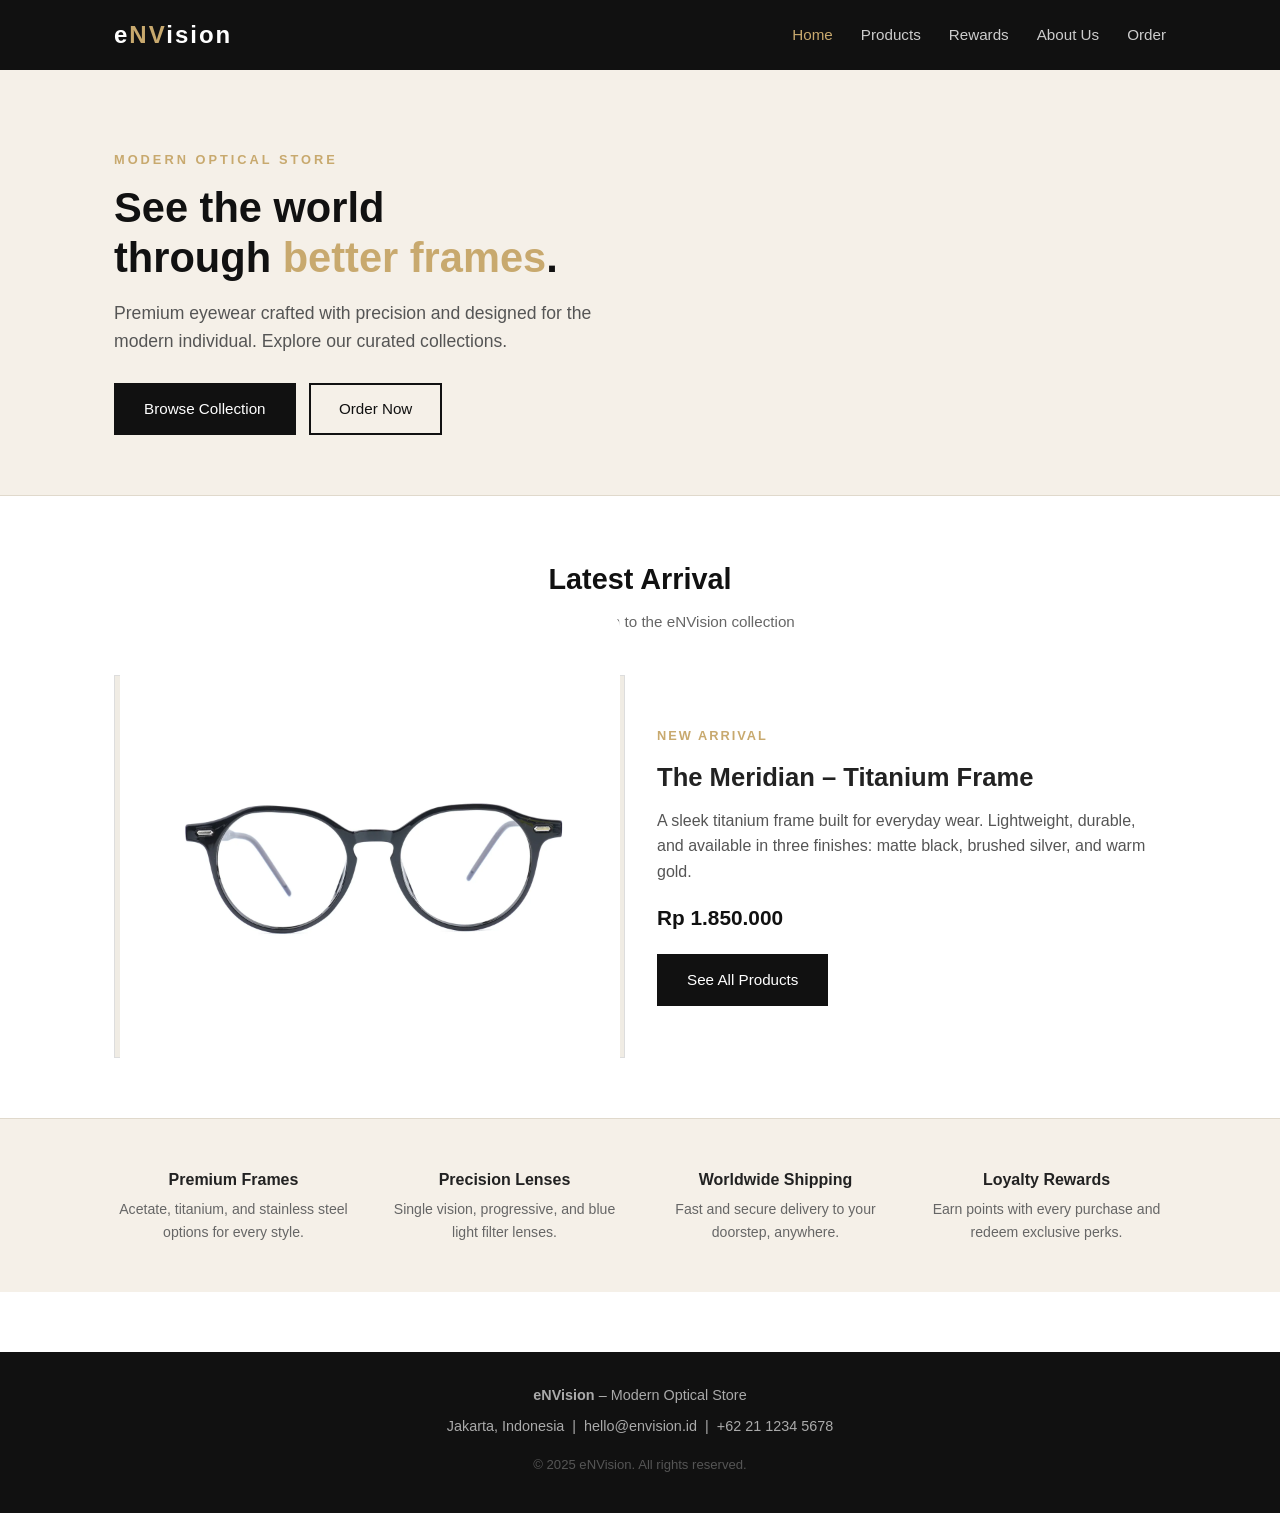
<file: index.html>
<!DOCTYPE html>
<html lang="en">
<head>
  <meta charset="UTF-8">
  <meta name="viewport" content="width=device-width, initial-scale=1.0">
  <title>eNVision – Modern Optical Store</title>
  <link rel="stylesheet" href="css/style.css">
</head>
<body>

  <header>
    <div class="container">
      <div class="logo">e<span>NV</span>ision</div>
      <button class="nav-toggle" aria-label="Toggle navigation">&#9776;</button>
      <nav>
        <ul>
          <li><a href="index.html" class="active">Home</a></li>
          <li><a href="product.html">Products</a></li>
          <li><a href="rewards.html">Rewards</a></li>
          <li><a href="about.html">About Us</a></li>
          <li><a href="order.html">Order</a></li>
        </ul>
      </nav>
    </div>
  </header>

  <main>

    <section class="hero">
      <div class="container">
        <p style="font-size:0.8rem; text-transform:uppercase; letter-spacing:3px; color:#c8a96e; margin-bottom:12px; font-weight:600;">Modern Optical Store</p>
        <h1>See the world<br>through <span>better frames</span>.</h1>
        <p>Premium eyewear crafted with precision and designed for the modern individual. Explore our curated collections.</p>
        <a href="product.html" class="btn">Browse Collection</a>
        &nbsp;
        <a href="order.html" class="btn btn-outline">Order Now</a>
      </div>
    </section>

    <section class="featured">
      <div class="container">
        <div class="section-title">
          <h2>Latest Arrival</h2>
          <p>Our newest addition to the eNVision collection</p>
        </div>
        <div class="featured-grid">
          <div class="featured-img">
            <img src="assets/imagesatu.jpg" alt="The Meridian Titanium Frame" style="width: 130%; max-width: 500px; height: auto; border-radius: 10px;">
          </div>
          <div class="featured-info">
            <div class="tag">New Arrival</div>
            <h3>The Meridian – Titanium Frame</h3>
            <p>A sleek titanium frame built for everyday wear. Lightweight, durable, and available in three finishes: matte black, brushed silver, and warm gold.</p>
            <div class="price">Rp 1.850.000</div>
            <a href="product.html" class="btn">See All Products</a>
          </div>
        </div>
      </div>
    </section>

    <section style="background:#f5f0e8; padding:48px 0; border-top:1px solid #e0d9cc;">
      <div class="container">
        <div style="display:flex; gap:32px; text-align:center; justify-content:center; flex-wrap:wrap;">
          <div style="flex:1; min-width:180px;">
            <h4 style="margin-bottom:6px;">Premium Frames</h4>
            <p style="font-size:0.88rem; color:#666;">Acetate, titanium, and stainless steel options for every style.</p>
          </div>
          <div style="flex:1; min-width:180px;">
            <h4 style="margin-bottom:6px;">Precision Lenses</h4>
            <p style="font-size:0.88rem; color:#666;">Single vision, progressive, and blue light filter lenses.</p>
          </div>
          <div style="flex:1; min-width:180px;">
            <h4 style="margin-bottom:6px;">Worldwide Shipping</h4>
            <p style="font-size:0.88rem; color:#666;">Fast and secure delivery to your doorstep, anywhere.</p>
          </div>
          <div style="flex:1; min-width:180px;">
            <h4 style="margin-bottom:6px;">Loyalty Rewards</h4>
            <p style="font-size:0.88rem; color:#666;">Earn points with every purchase and redeem exclusive perks.</p>
          </div>
        </div>
      </div>
    </section>

  </main>

  <footer>
    <div class="container">
      <p><strong>eNVision</strong> – Modern Optical Store</p>
      <p style="margin-top:8px;">Jakarta, Indonesia &nbsp;|&nbsp; hello@envision.id &nbsp;|&nbsp; +62 21 1234 5678</p>
      <p style="margin-top:16px; color:#555; font-size:0.82rem;">&copy; 2025 eNVision. All rights reserved.</p>
    </div>
  </footer>

  <script src="js/nav.js"></script>
</body>
</html>
</file>
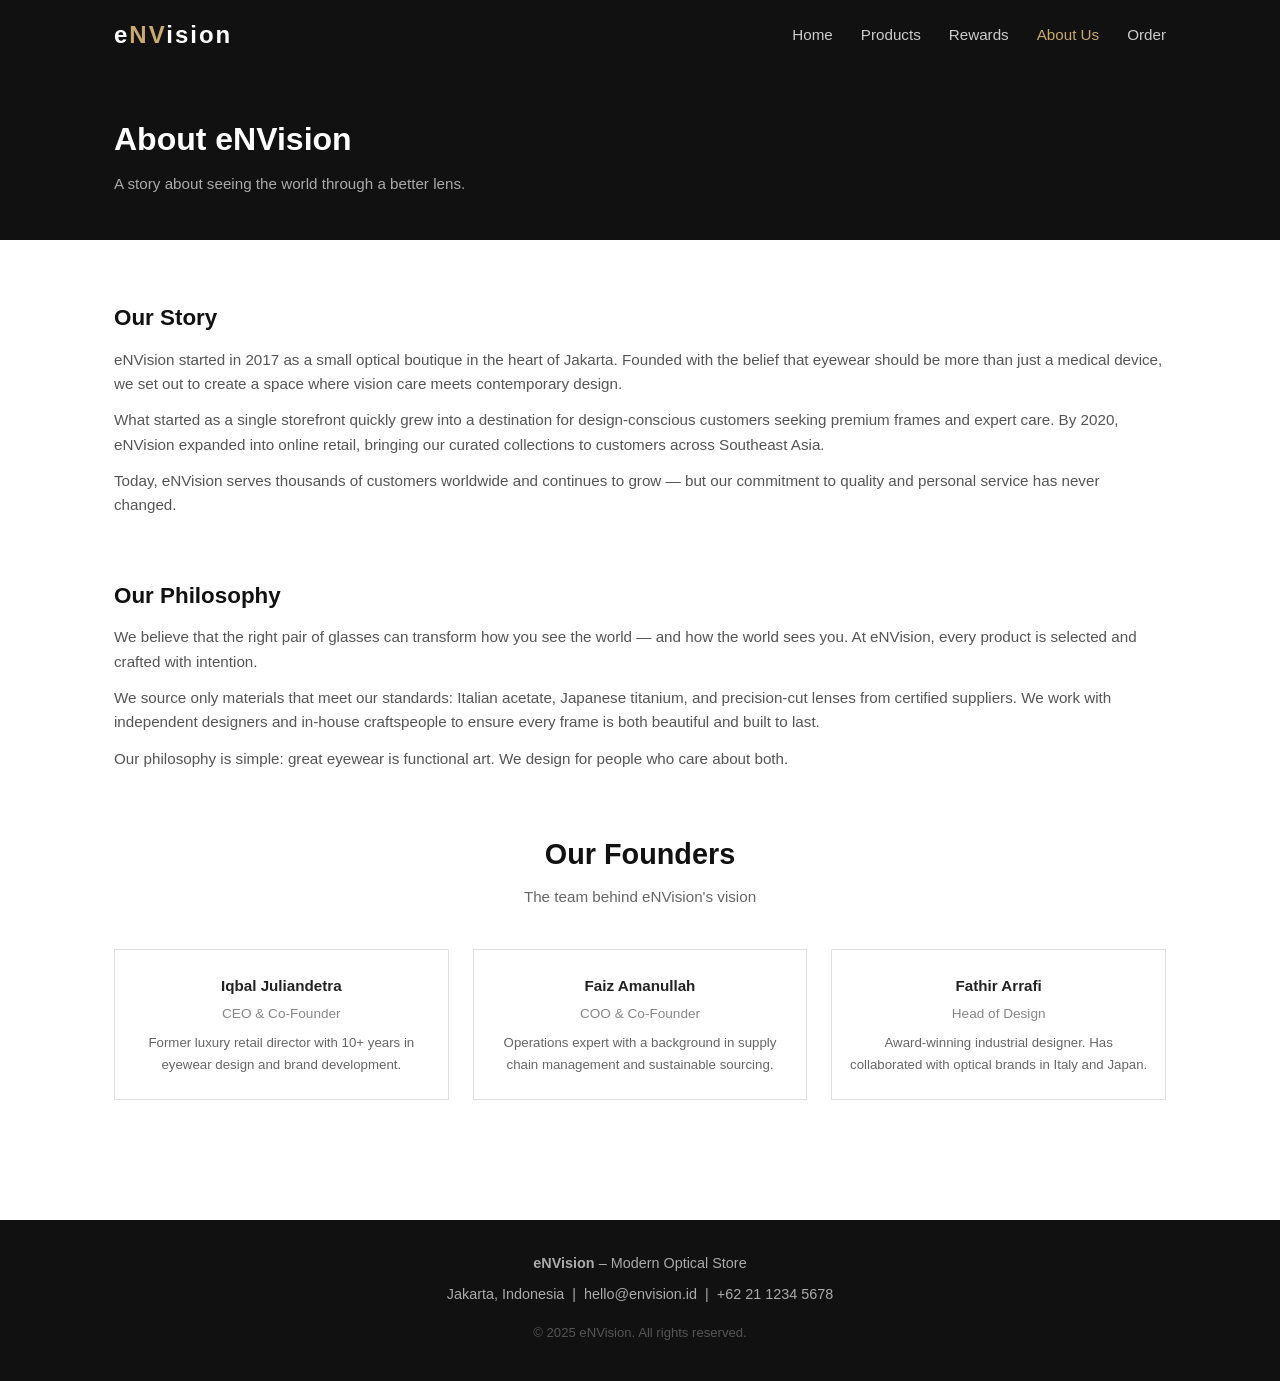
<file: about.html>
<!DOCTYPE html>
<html lang="en">
<head>
  <meta charset="UTF-8">
  <meta name="viewport" content="width=device-width, initial-scale=1.0">
  <title>About Us – eNVision</title>
  <link rel="stylesheet" href="css/style.css">
</head>
<body>

  <header>
    <div class="container">
      <div class="logo">e<span>NV</span>ision</div>
      <button class="nav-toggle" aria-label="Toggle navigation">&#9776;</button>
      <nav>
        <ul>
          <li><a href="index.html">Home</a></li>
          <li><a href="product.html">Products</a></li>
          <li><a href="rewards.html">Rewards</a></li>
          <li><a href="about.html" class="active">About Us</a></li>
          <li><a href="order.html">Order</a></li>
        </ul>
      </nav>
    </div>
  </header>

  <main>

    <div class="page-banner">
      <div class="container">
        <h1>About eNVision</h1>
        <p>A story about seeing the world through a better lens.</p>
      </div>
    </div>

    <section class="about">
      <div class="container">

        <div class="about-block">
          <div class="about-text">
            <h3>Our Story</h3>
            <p>eNVision started in 2017 as a small optical boutique in the heart of Jakarta. Founded with the belief that eyewear should be more than just a medical device, we set out to create a space where vision care meets contemporary design.</p>
            <p>What started as a single storefront quickly grew into a destination for design-conscious customers seeking premium frames and expert care. By 2020, eNVision expanded into online retail, bringing our curated collections to customers across Southeast Asia.</p>
            <p>Today, eNVision serves thousands of customers worldwide and continues to grow — but our commitment to quality and personal service has never changed.</p>
          </div>
        </div>

        <div class="about-block reverse">
          <div class="about-text">
            <h3>Our Philosophy</h3>
            <p>We believe that the right pair of glasses can transform how you see the world — and how the world sees you. At eNVision, every product is selected and crafted with intention.</p>
            <p>We source only materials that meet our standards: Italian acetate, Japanese titanium, and precision-cut lenses from certified suppliers. We work with independent designers and in-house craftspeople to ensure every frame is both beautiful and built to last.</p>
            <p>Our philosophy is simple: great eyewear is functional art. We design for people who care about both.</p>
          </div>
        </div>

        <div class="section-title" style="margin-top:48px;">
          <h2>Our Founders</h2>
          <p>The team behind eNVision's vision</p>
        </div>

        <div class="founders-grid">
          <div class="founder-card">
            <h4>Iqbal Juliandetra</h4>
            <p>CEO & Co-Founder</p>
            <p style="margin-top:8px; font-size:0.83rem; color:#666;">Former luxury retail director with 10+ years in eyewear design and brand development.</p>
          </div>
          <div class="founder-card">
            <h4>Faiz Amanullah</h4>
            <p>COO & Co-Founder</p>
            <p style="margin-top:8px; font-size:0.83rem; color:#666;">Operations expert with a background in supply chain management and sustainable sourcing.</p>
          </div>
          <div class="founder-card">
            <h4>Fathir Arrafi</h4>
            <p>Head of Design</p>
            <p style="margin-top:8px; font-size:0.83rem; color:#666;">Award-winning industrial designer. Has collaborated with optical brands in Italy and Japan.</p>
          </div>
        </div>

      </div>
    </section>

  </main>

  <footer>
    <div class="container">
      <p><strong>eNVision</strong> – Modern Optical Store</p>
      <p style="margin-top:8px;">Jakarta, Indonesia &nbsp;|&nbsp; hello@envision.id &nbsp;|&nbsp; +62 21 1234 5678</p>
      <p style="margin-top:16px; color:#555; font-size:0.82rem;">&copy; 2025 eNVision. All rights reserved.</p>
    </div>
  </footer>

  <script src="js/nav.js"></script>
</body>
</html>
</file>
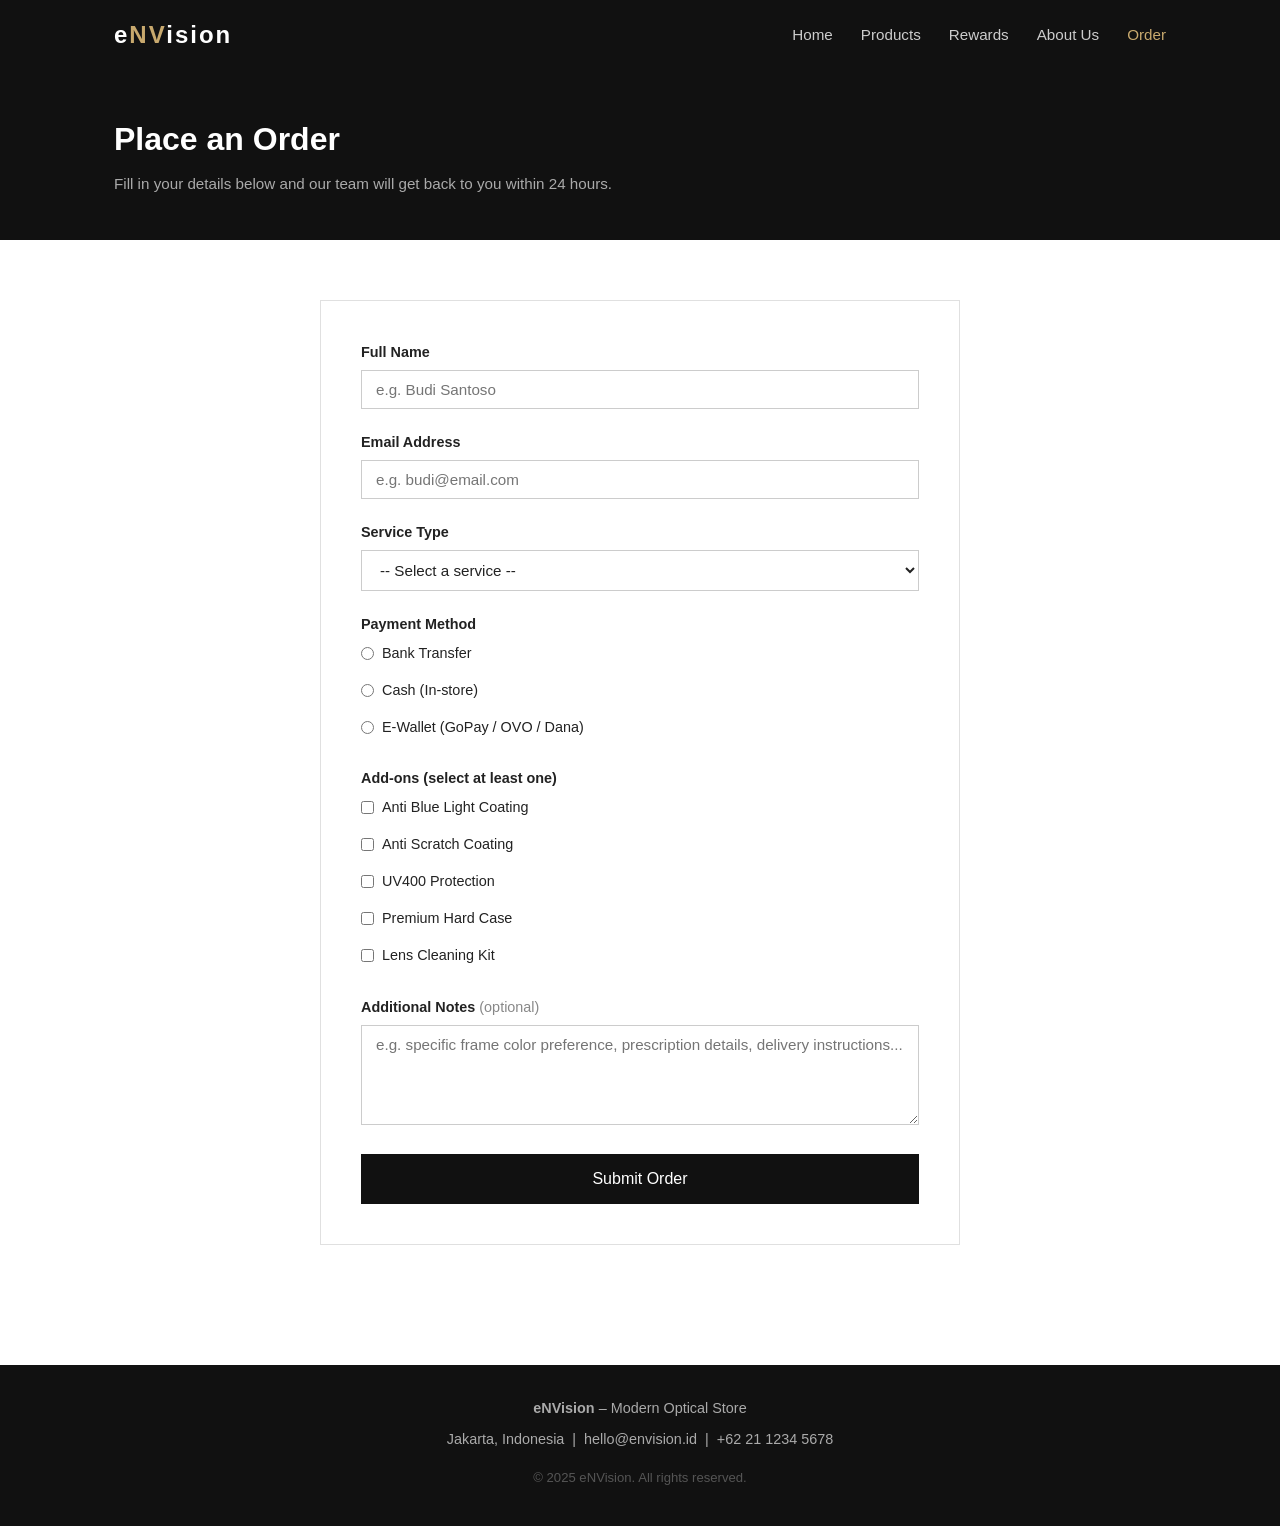
<file: order.html>
<!DOCTYPE html>
<html lang="en">
<head>
  <meta charset="UTF-8">
  <meta name="viewport" content="width=device-width, initial-scale=1.0">
  <title>Order – eNVision</title>
  <link rel="stylesheet" href="css/style.css">
</head>
<body>

  <header>
    <div class="container">
      <div class="logo">e<span>NV</span>ision</div>
      <button class="nav-toggle" aria-label="Toggle navigation">&#9776;</button>
      <nav>
        <ul>
          <li><a href="index.html">Home</a></li>
          <li><a href="product.html">Products</a></li>
          <li><a href="rewards.html">Rewards</a></li>
          <li><a href="about.html">About Us</a></li>
          <li><a href="order.html" class="active">Order</a></li>
        </ul>
      </nav>
    </div>
  </header>

  <main>

    <div class="page-banner">
      <div class="container">
        <h1>Place an Order</h1>
        <p>Fill in your details below and our team will get back to you within 24 hours.</p>
      </div>
    </div>

    <section class="order">
      <div class="container">
        <div class="order-form-wrap">

          <form id="order-form" novalidate>

            <div class="form-group">
              <label for="name">Full Name</label>
              <input type="text" id="name" name="name" placeholder="e.g. Budi Santoso">
              <div class="error-msg"></div>
            </div>

            <div class="form-group">
              <label for="email">Email Address</label>
              <input type="email" id="email" name="email" placeholder="e.g. budi@email.com">
              <div class="error-msg"></div>
            </div>

            <div class="form-group">
              <label for="service">Service Type</label>
              <select id="service" name="service">
                <option value="">-- Select a service --</option>
                <option value="frames_only">Frames Only</option>
                <option value="frames_lenses">Frames + Lenses</option>
                <option value="lenses_only">Lenses Only (Replacement)</option>
                <option value="sunglasses">Prescription Sunglasses</option>
                <option value="consultation">Free Consultation</option>
              </select>
              <div class="error-msg"></div>
            </div>

            <div class="form-group" id="payment-group">
              <label>Payment Method</label>
              <div class="radio-group">
                <label>
                  <input type="radio" name="payment" value="transfer">
                  Bank Transfer
                </label>
                <label>
                  <input type="radio" name="payment" value="cash">
                  Cash (In-store)
                </label>
                <label>
                  <input type="radio" name="payment" value="ewallet">
                  E-Wallet (GoPay / OVO / Dana)
                </label>
              </div>
              <div class="error-msg"></div>
            </div>

            <div class="form-group" id="addon-group">
              <label>Add-ons (select at least one)</label>
              <div class="checkbox-group">
                <label>
                  <input type="checkbox" name="addon" value="anti_blue">
                  Anti Blue Light Coating
                </label>
                <label>
                  <input type="checkbox" name="addon" value="anti_scratch">
                  Anti Scratch Coating
                </label>
                <label>
                  <input type="checkbox" name="addon" value="uv400">
                  UV400 Protection
                </label>
                <label>
                  <input type="checkbox" name="addon" value="case">
                  Premium Hard Case
                </label>
                <label>
                  <input type="checkbox" name="addon" value="cleaning_kit">
                  Lens Cleaning Kit
                </label>
              </div>
              <div class="error-msg"></div>
            </div>

            <div class="form-group">
              <label for="notes">Additional Notes <span style="font-weight:normal; color:#888;">(optional)</span></label>
              <textarea id="notes" name="notes" placeholder="e.g. specific frame color preference, prescription details, delivery instructions..."></textarea>
            </div>

            <div class="form-submit">
              <button type="submit" class="btn">Submit Order</button>
            </div>

          </form>

          <div class="success-msg" id="success-msg">
            ✅ Your order has been submitted! Our team will contact you at the email address provided within 24 hours.
          </div>

        </div>
      </div>
    </section>

  </main>

  <footer>
    <div class="container">
      <p><strong>eNVision</strong> – Modern Optical Store</p>
      <p style="margin-top:8px;">Jakarta, Indonesia &nbsp;|&nbsp; hello@envision.id &nbsp;|&nbsp; +62 21 1234 5678</p>
      <p style="margin-top:16px; color:#555; font-size:0.82rem;">&copy; 2025 eNVision. All rights reserved.</p>
    </div>
  </footer>

  <script src="js/nav.js"></script>
  <script src="js/order.js"></script>
</body>
</html>
</file>
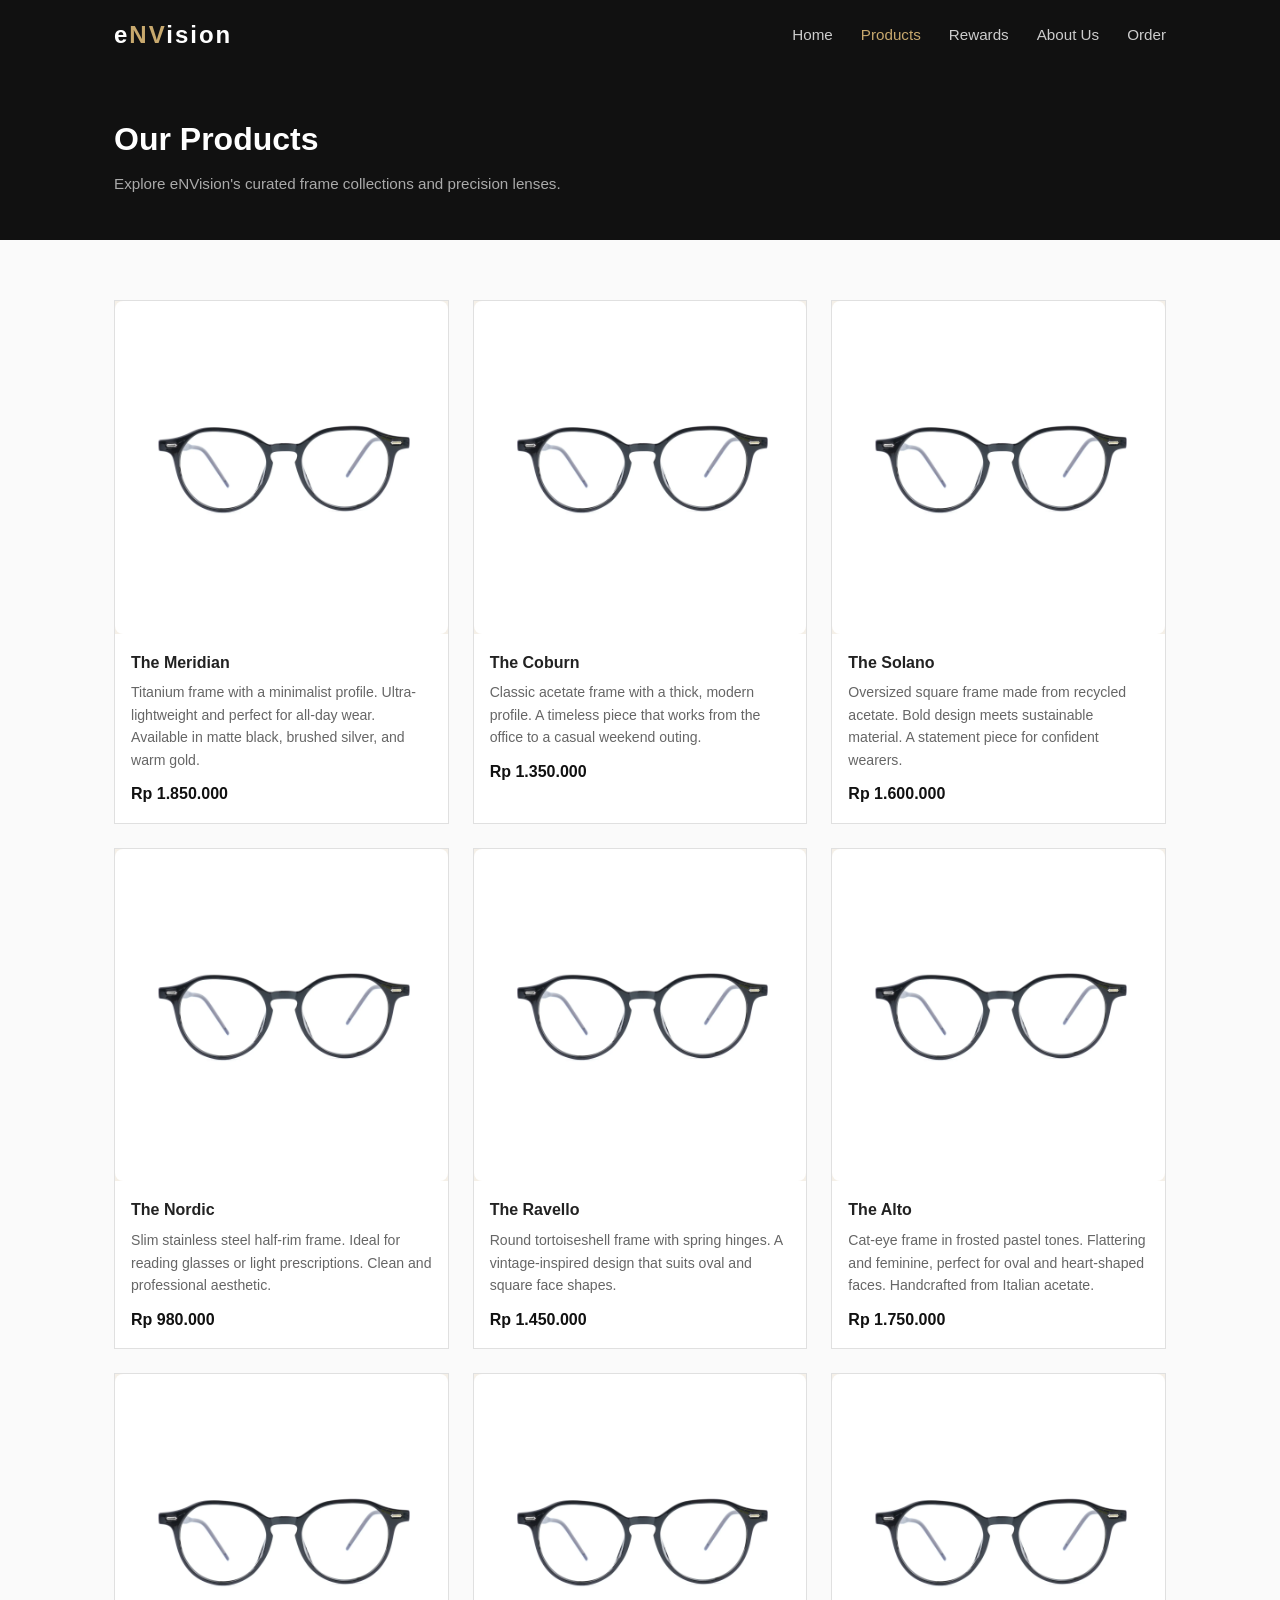
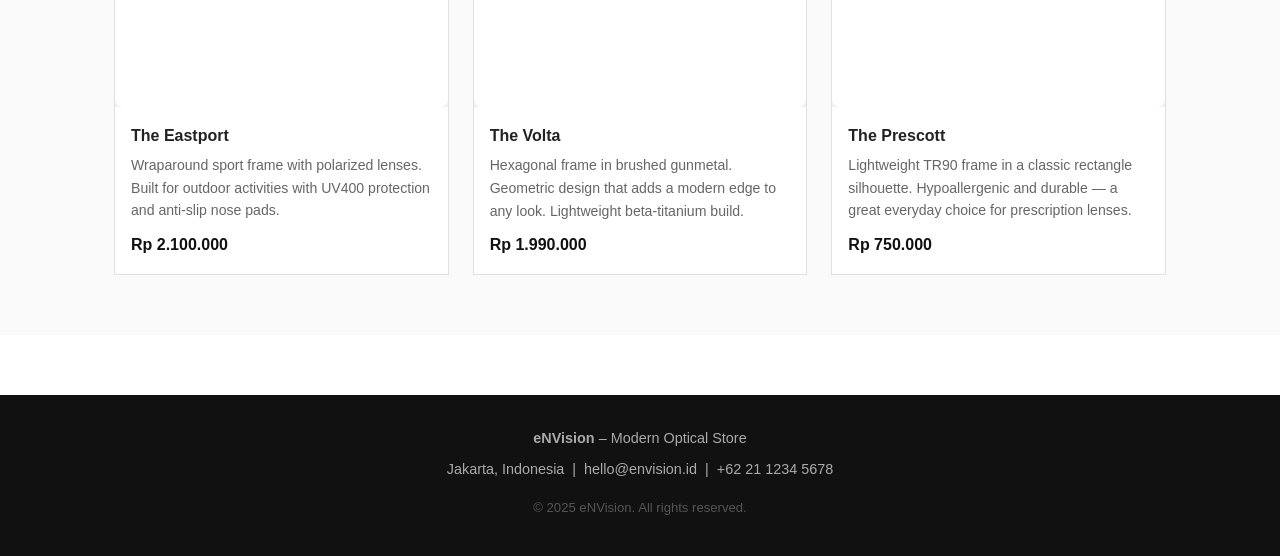
<file: product.html>
<!DOCTYPE html>
<html lang="en">
<head>
  <meta charset="UTF-8">
  <meta name="viewport" content="width=device-width, initial-scale=1.0">
  <title>Products – eNVision</title>
  <link rel="stylesheet" href="css/style.css">
</head>
<body>

  <header>
    <div class="container">
      <div class="logo">e<span>NV</span>ision</div>
      <button class="nav-toggle" aria-label="Toggle navigation">&#9776;</button>
      <nav>
        <ul>
          <li><a href="index.html">Home</a></li>
          <li><a href="product.html" class="active">Products</a></li>
          <li><a href="rewards.html">Rewards</a></li>
          <li><a href="about.html">About Us</a></li>
          <li><a href="order.html">Order</a></li>
        </ul>
      </nav>
    </div>
  </header>

  <main>

    <div class="page-banner">
      <div class="container">
        <h1>Our Products</h1>
        <p>Explore eNVision's curated frame collections and precision lenses.</p>
      </div>
    </div>

    <section class="products">
      <div class="container">
        <div class="product-grid">

          <div class="product-card">
            <div class="card-img">
              <img src="assets/imagesatu.jpg" alt="The Meridian Titanium Frame" style="width: 100%; height: auto; border-radius: 8px;">
            </div>
            <div class="card-body">
              <h3>The Meridian</h3>
              <p>Titanium frame with a minimalist profile. Ultra-lightweight and perfect for all-day wear. Available in matte black, brushed silver, and warm gold.</p>
              <div class="card-price">Rp 1.850.000</div>
            </div>
          </div>

          <div class="product-card">
            <div class="card-img">
              <img src="assets/imagesatu.jpg" alt="The Coburn Acetate Frame" style="width: 100%; height: auto; border-radius: 8px;">
            </div>
            <div class="card-body">
              <h3>The Coburn</h3>
              <p>Classic acetate frame with a thick, modern profile. A timeless piece that works from the office to a casual weekend outing.</p>
              <div class="card-price">Rp 1.350.000</div>
            </div>
          </div>

          <div class="product-card">
            <div class="card-img">
               <img src="assets/imagesatu.jpg" alt="The Coburn Acetate Frame" style="width: 100%; height: auto; border-radius: 8px;">
            </div>
            <div class="card-body">
              <h3>The Solano</h3>
              <p>Oversized square frame made from recycled acetate. Bold design meets sustainable material. A statement piece for confident wearers.</p>
              <div class="card-price">Rp 1.600.000</div>
            </div>
          </div>

          <div class="product-card">
            <div class="card-img">
               <img src="assets/imagesatu.jpg" alt="The Coburn Acetate Frame" style="width: 100%; height: auto; border-radius: 8px;">
            </div>
            <div class="card-body">
              <h3>The Nordic</h3>
              <p>Slim stainless steel half-rim frame. Ideal for reading glasses or light prescriptions. Clean and professional aesthetic.</p>
              <div class="card-price">Rp 980.000</div>
            </div>
          </div>

          <div class="product-card">
            <div class="card-img">
               <img src="assets/imagesatu.jpg" alt="The Coburn Acetate Frame" style="width: 100%; height: auto; border-radius: 8px;">
            </div>
            <div class="card-body">
              <h3>The Ravello</h3>
              <p>Round tortoiseshell frame with spring hinges. A vintage-inspired design that suits oval and square face shapes.</p>
              <div class="card-price">Rp 1.450.000</div>
            </div>
          </div>

          <div class="product-card">
            <div class="card-img">
               <img src="assets/imagesatu.jpg" alt="The Coburn Acetate Frame" style="width: 100%; height: auto; border-radius: 8px;">
            </div>
            <div class="card-body">
              <h3>The Alto</h3>
              <p>Cat-eye frame in frosted pastel tones. Flattering and feminine, perfect for oval and heart-shaped faces. Handcrafted from Italian acetate.</p>
              <div class="card-price">Rp 1.750.000</div>
            </div>
          </div>

          <div class="product-card">
            <div class="card-img">
               <img src="assets/imagesatu.jpg" alt="The Coburn Acetate Frame" style="width: 100%; height: auto; border-radius: 8px;">
            </div>
            <div class="card-body">
              <h3>The Eastport</h3>
              <p>Wraparound sport frame with polarized lenses. Built for outdoor activities with UV400 protection and anti-slip nose pads.</p>
              <div class="card-price">Rp 2.100.000</div>
            </div>
          </div>

          <div class="product-card">
            <div class="card-img">
               <img src="assets/imagesatu.jpg" alt="The Coburn Acetate Frame" style="width: 100%; height: auto; border-radius: 8px;">
            </div>
            <div class="card-body">
              <h3>The Volta</h3>
              <p>Hexagonal frame in brushed gunmetal. Geometric design that adds a modern edge to any look. Lightweight beta-titanium build.</p>
              <div class="card-price">Rp 1.990.000</div>
            </div>
          </div>

          <div class="product-card">
            <div class="card-img">
               <img src="assets/imagesatu.jpg" alt="The Coburn Acetate Frame" style="width: 100%; height: auto; border-radius: 8px;">
            </div>
            <div class="card-body">
              <h3>The Prescott</h3>
              <p>Lightweight TR90 frame in a classic rectangle silhouette. Hypoallergenic and durable — a great everyday choice for prescription lenses.</p>
              <div class="card-price">Rp 750.000</div>
            </div>
          </div>

        </div>
      </div>
    </section>

  </main>

  <footer>
    <div class="container">
      <p><strong>eNVision</strong> – Modern Optical Store</p>
      <p style="margin-top:8px;">Jakarta, Indonesia &nbsp;|&nbsp; hello@envision.id &nbsp;|&nbsp; +62 21 1234 5678</p>
      <p style="margin-top:16px; color:#555; font-size:0.82rem;">&copy; 2025 eNVision. All rights reserved.</p>
    </div>
  </footer>

  <script src="js/nav.js"></script>
</body>
</html>
</file>
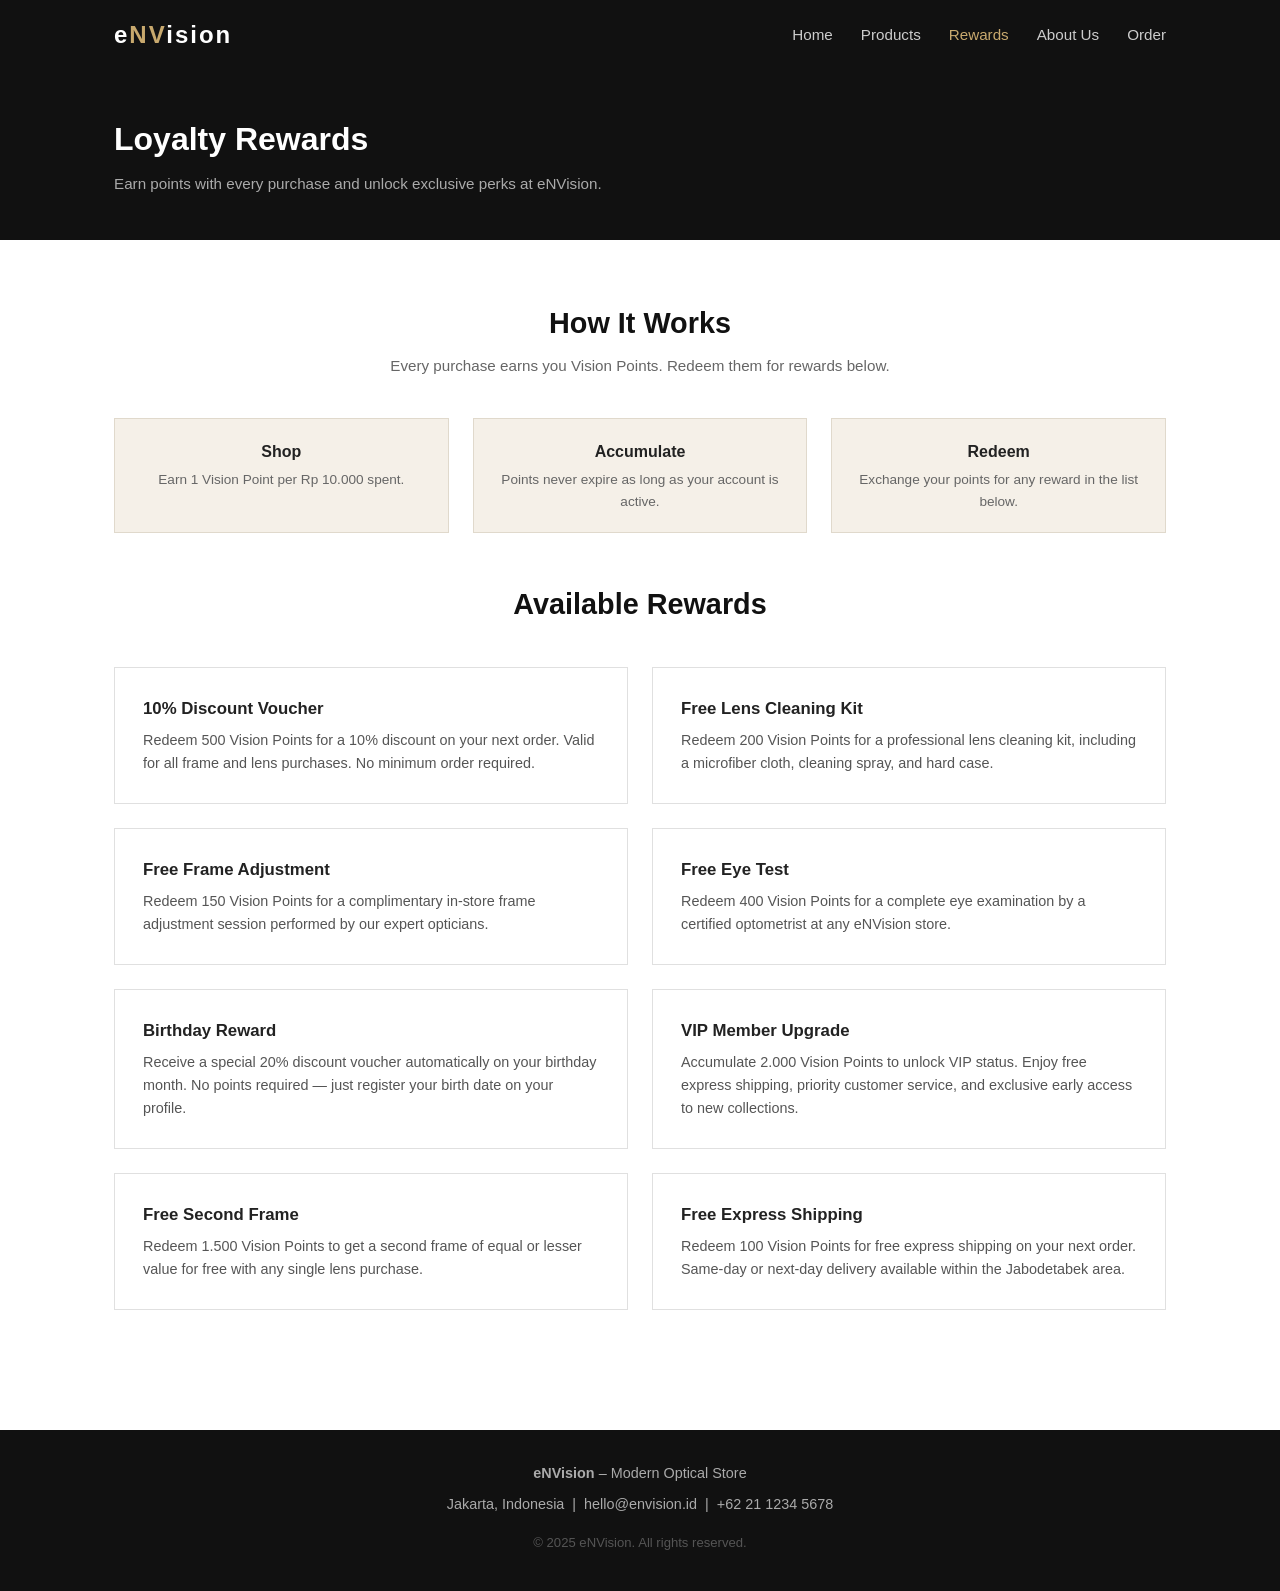
<file: rewards.html>
<!DOCTYPE html>
<html lang="en">
<head>
  <meta charset="UTF-8">
  <meta name="viewport" content="width=device-width, initial-scale=1.0">
  <title>Rewards – eNVision</title>
  <link rel="stylesheet" href="css/style.css">
</head>
<body>

  <header>
    <div class="container">
      <div class="logo">e<span>NV</span>ision</div>
      <button class="nav-toggle" aria-label="Toggle navigation">&#9776;</button>
      <nav>
        <ul>
          <li><a href="index.html">Home</a></li>
          <li><a href="product.html">Products</a></li>
          <li><a href="rewards.html" class="active">Rewards</a></li>
          <li><a href="about.html">About Us</a></li>
          <li><a href="order.html">Order</a></li>
        </ul>
      </nav>
    </div>
  </header>

  <main>

    <div class="page-banner">
      <div class="container">
        <h1>Loyalty Rewards</h1>
        <p>Earn points with every purchase and unlock exclusive perks at eNVision.</p>
      </div>
    </div>

    <section class="rewards">
      <div class="container">

        <div class="section-title">
          <h2>How It Works</h2>
          <p>Every purchase earns you Vision Points. Redeem them for rewards below.</p>
        </div>

        <div style="display:flex; gap:24px; justify-content:center; margin-bottom:48px; flex-wrap:wrap; text-align:center;">
          <div style="flex:1; min-width:160px; padding:20px; background:#f5f0e8; border:1px solid #e0d9cc;">
            <h4 style="margin-bottom:4px;">Shop</h4>
            <p style="font-size:0.85rem; color:#666;">Earn 1 Vision Point per Rp 10.000 spent.</p>
          </div>
          <div style="flex:1; min-width:160px; padding:20px; background:#f5f0e8; border:1px solid #e0d9cc;">
            <h4 style="margin-bottom:4px;">Accumulate</h4>
            <p style="font-size:0.85rem; color:#666;">Points never expire as long as your account is active.</p>
          </div>
          <div style="flex:1; min-width:160px; padding:20px; background:#f5f0e8; border:1px solid #e0d9cc;">
            <h4 style="margin-bottom:4px;">Redeem</h4>
            <p style="font-size:0.85rem; color:#666;">Exchange your points for any reward in the list below.</p>
          </div>
        </div>

        <div class="section-title">
          <h2>Available Rewards</h2>
        </div>

        <div class="rewards-grid">

          <div class="reward-card">
            <div>
              <h3>10% Discount Voucher</h3>
              <p>Redeem 500 Vision Points for a 10% discount on your next order. Valid for all frame and lens purchases. No minimum order required.</p>
            </div>
          </div>

          <div class="reward-card">
            <div>
              <h3>Free Lens Cleaning Kit</h3>
              <p>Redeem 200 Vision Points for a professional lens cleaning kit, including a microfiber cloth, cleaning spray, and hard case.</p>
            </div>
          </div>

          <div class="reward-card">
            <div>
              <h3>Free Frame Adjustment</h3>
              <p>Redeem 150 Vision Points for a complimentary in-store frame adjustment session performed by our expert opticians.</p>
            </div>
          </div>

          <div class="reward-card">
            <div>
              <h3>Free Eye Test</h3>
              <p>Redeem 400 Vision Points for a complete eye examination by a certified optometrist at any eNVision store.</p>
            </div>
          </div>

          <div class="reward-card">
            <div>
              <h3>Birthday Reward</h3>
              <p>Receive a special 20% discount voucher automatically on your birthday month. No points required — just register your birth date on your profile.</p>
            </div>
          </div>

          <div class="reward-card">
            <div>
              <h3>VIP Member Upgrade</h3>
              <p>Accumulate 2.000 Vision Points to unlock VIP status. Enjoy free express shipping, priority customer service, and exclusive early access to new collections.</p>
            </div>
          </div>

          <div class="reward-card">
            <div>
              <h3>Free Second Frame</h3>
              <p>Redeem 1.500 Vision Points to get a second frame of equal or lesser value for free with any single lens purchase.</p>
            </div>
          </div>

          <div class="reward-card">
            <div>
              <h3>Free Express Shipping</h3>
              <p>Redeem 100 Vision Points for free express shipping on your next order. Same-day or next-day delivery available within the Jabodetabek area.</p>
            </div>
          </div>

        </div>
      </div>
    </section>

  </main>

  <footer>
    <div class="container">
      <p><strong>eNVision</strong> – Modern Optical Store</p>
      <p style="margin-top:8px;">Jakarta, Indonesia &nbsp;|&nbsp; hello@envision.id &nbsp;|&nbsp; +62 21 1234 5678</p>
      <p style="margin-top:16px; color:#555; font-size:0.82rem;">&copy; 2025 eNVision. All rights reserved.</p>
    </div>
  </footer>

  <script src="js/nav.js"></script>
</body>
</html>
</file>
<file: css/style.css>
/* ===== RESET & BASE ===== */
* {
  margin: 0;
  padding: 0;
  box-sizing: border-box;
}

body {
  font-family: 'Segoe UI', Arial, sans-serif;
  font-size: 16px;
  color: #222;
  background-color: #fff;
  line-height: 1.6;
}

a {
  text-decoration: none;
  color: inherit;
}

img {
  max-width: 100%;
  display: block;
}

/* ===== LAYOUT ===== */
.container {
  max-width: 1100px;
  margin: 0 auto;
  padding: 0 24px;
}

/* ===== HEADER ===== */
header {
  background-color: #111;
  color: #fff;
  padding: 16px 0;
  position: sticky;
  top: 0;
  z-index: 100;
}

header .container {
  display: flex;
  align-items: center;
  justify-content: space-between;
}

header .logo {
  font-size: 1.5rem;
  font-weight: 700;
  letter-spacing: 2px;
}

header .logo span {
  color: #c8a96e;
}

/* ===== NAV ===== */
nav ul {
  list-style: none;
  display: flex;
  gap: 28px;
}

nav ul li a {
  font-size: 0.95rem;
  color: #ccc;
  transition: color 0.2s;
}

nav ul li a:hover,
nav ul li a.active {
  color: #c8a96e;
}

.nav-toggle {
  display: none;
  background: none;
  border: none;
  color: #fff;
  font-size: 1.5rem;
  cursor: pointer;
}

/* ===== FOOTER ===== */
footer {
  background-color: #111;
  color: #aaa;
  padding: 32px 0;
  margin-top: 60px;
  text-align: center;
  font-size: 0.9rem;
}

footer p {
  margin-bottom: 6px;
}

/* ===== HERO (HOME) ===== */
.hero {
  background-color: #f5f0e8;
  padding: 80px 0 60px;
  border-bottom: 1px solid #e0d9cc;
}

.hero h1 {
  font-size: 2.6rem;
  font-weight: 700;
  color: #111;
  margin-bottom: 16px;
  line-height: 1.2;
}

.hero h1 span {
  color: #c8a96e;
}

.hero p {
  font-size: 1.1rem;
  color: #555;
  max-width: 520px;
  margin-bottom: 28px;
}

.btn {
  display: inline-block;
  padding: 12px 28px;
  background-color: #111;
  color: #fff;
  font-size: 0.95rem;
  border: 2px solid #111;
  cursor: pointer;
  transition: background-color 0.2s, color 0.2s;
}

.btn:hover {
  background-color: #c8a96e;
  border-color: #c8a96e;
  color: #fff;
}

.btn-outline {
  background-color: transparent;
  color: #111;
}

.btn-outline:hover {
  background-color: #111;
  color: #fff;
}

/* ===== SECTION TITLE ===== */
.section-title {
  text-align: center;
  margin-bottom: 40px;
}

.section-title h2 {
  font-size: 1.8rem;
  font-weight: 700;
  color: #111;
  margin-bottom: 8px;
}

.section-title p {
  color: #666;
  font-size: 0.95rem;
}

/* ===== FEATURED PRODUCT (HOME) ===== */
.featured {
  padding: 60px 0;
}

.featured-grid {
  display: flex;
  gap: 32px;
  align-items: center;
}

.featured-img {
  flex: 1;
  background-color: #f0ece4;
  border: 1px solid #ddd;
  aspect-ratio: 4/3;
  display: flex;
  align-items: center;
  justify-content: center;
  font-size: 4rem;
  color: #bbb;
  min-height: 220px;
}

.featured-info {
  flex: 1;
}

.featured-info .tag {
  font-size: 0.8rem;
  text-transform: uppercase;
  letter-spacing: 2px;
  color: #c8a96e;
  margin-bottom: 10px;
  font-weight: 600;
}

.featured-info h3 {
  font-size: 1.6rem;
  margin-bottom: 10px;
}

.featured-info p {
  color: #555;
  margin-bottom: 16px;
}

.featured-info .price {
  font-size: 1.3rem;
  font-weight: 700;
  color: #111;
  margin-bottom: 20px;
}

/* ===== PRODUCT GRID ===== */
.products {
  padding: 60px 0;
  background-color: #fafafa;
}

.product-grid {
  display: grid;
  grid-template-columns: repeat(3, 1fr);
  gap: 24px;
}

.product-card {
  background: #fff;
  border: 1px solid #e0e0e0;
  overflow: hidden;
  transition: box-shadow 0.2s;
}

.product-card:hover {
  box-shadow: 0 4px 16px rgba(0,0,0,0.1);
}

.product-card .card-img {
  background-color: #f5f0e8;
  aspect-ratio: 4/3;
  display: flex;
  align-items: center;
  justify-content: center;
  font-size: 3rem;
  color: #bbb;
}

.product-card .card-body {
  padding: 16px;
}

.product-card .card-body h3 {
  font-size: 1rem;
  font-weight: 700;
  margin-bottom: 6px;
}

.product-card .card-body p {
  font-size: 0.88rem;
  color: #666;
  margin-bottom: 10px;
}

.product-card .card-price {
  font-weight: 700;
  color: #111;
}

/* ===== REWARDS ===== */
.rewards {
  padding: 60px 0;
}

.rewards-grid {
  display: grid;
  grid-template-columns: repeat(2, 1fr);
  gap: 24px;
}

.reward-card {
  border: 1px solid #e0e0e0;
  padding: 28px;
  display: flex;
  gap: 20px;
  align-items: flex-start;
  transition: box-shadow 0.2s;
}

.reward-card:hover {
  box-shadow: 0 4px 16px rgba(0,0,0,0.08);
}

.reward-icon {
  font-size: 2.4rem;
  flex-shrink: 0;
  line-height: 1;
}

.reward-card h3 {
  font-size: 1.05rem;
  font-weight: 700;
  margin-bottom: 6px;
}

.reward-card p {
  font-size: 0.9rem;
  color: #555;
}

/* ===== ABOUT ===== */
.about {
  padding: 60px 0;
}

.about-block {
  display: flex;
  gap: 48px;
  align-items: flex-start;
  margin-bottom: 48px;
}

.about-block.reverse {
  flex-direction: row-reverse;
}

.about-block .about-img {
  flex: 1;
  background-color: #f0ece4;
  border: 1px solid #ddd;
  aspect-ratio: 4/3;
  display: flex;
  align-items: center;
  justify-content: center;
  font-size: 4rem;
  color: #bbb;
  min-height: 200px;
}

.about-block .about-text {
  flex: 1.2;
}

.about-block .about-text h3 {
  font-size: 1.4rem;
  margin-bottom: 12px;
  color: #111;
}

.about-block .about-text p {
  color: #555;
  margin-bottom: 12px;
  font-size: 0.95rem;
}

.founders-grid {
  display: grid;
  grid-template-columns: repeat(3, 1fr);
  gap: 24px;
  margin-top: 32px;
}

.founder-card {
  text-align: center;
  border: 1px solid #e0e0e0;
  padding: 24px 16px;
}

.founder-card .founder-avatar {
  width: 80px;
  height: 80px;
  background-color: #f0ece4;
  border-radius: 50%;
  margin: 0 auto 14px;
  display: flex;
  align-items: center;
  justify-content: center;
  font-size: 2rem;
  color: #bbb;
}

.founder-card h4 {
  font-size: 0.95rem;
  font-weight: 700;
  margin-bottom: 4px;
}

.founder-card p {
  font-size: 0.85rem;
  color: #888;
}

/* ===== ORDER FORM ===== */
.order {
  padding: 60px 0;
}

.order-form-wrap {
  max-width: 640px;
  margin: 0 auto;
  border: 1px solid #e0e0e0;
  padding: 40px;
  background: #fff;
}

.form-group {
  margin-bottom: 22px;
}

.form-group label {
  display: block;
  font-size: 0.9rem;
  font-weight: 600;
  margin-bottom: 6px;
  color: #222;
}

.form-group input[type="text"],
.form-group input[type="email"],
.form-group select,
.form-group textarea {
  width: 100%;
  padding: 10px 14px;
  border: 1px solid #ccc;
  font-size: 0.95rem;
  font-family: inherit;
  color: #222;
  background: #fff;
  outline: none;
  transition: border-color 0.2s;
}

.form-group input:focus,
.form-group select:focus,
.form-group textarea:focus {
  border-color: #c8a96e;
}

.form-group textarea {
  resize: vertical;
  min-height: 100px;
}

.form-group .radio-group,
.form-group .checkbox-group {
  display: flex;
  flex-direction: column;
  gap: 8px;
  margin-top: 4px;
}

.form-group .radio-group label,
.form-group .checkbox-group label {
  font-weight: normal;
  display: flex;
  align-items: center;
  gap: 8px;
  cursor: pointer;
}

.error-msg {
  color: #c0392b;
  font-size: 0.82rem;
  margin-top: 4px;
  display: none;
}

.form-group.has-error input,
.form-group.has-error select,
.form-group.has-error textarea {
  border-color: #c0392b;
}

.form-group.has-error .error-msg {
  display: block;
}

.form-submit {
  margin-top: 10px;
}

.form-submit .btn {
  width: 100%;
  text-align: center;
  font-size: 1rem;
  padding: 14px;
}

.success-msg {
  display: none;
  background-color: #eafaf1;
  border: 1px solid #2ecc71;
  color: #27ae60;
  padding: 16px;
  font-size: 0.95rem;
  margin-top: 20px;
  text-align: center;
}

/* ===== PAGE BANNER ===== */
.page-banner {
  background-color: #111;
  color: #fff;
  padding: 44px 0;
  margin-bottom: 0;
}

.page-banner h1 {
  font-size: 2rem;
  margin-bottom: 6px;
}

.page-banner p {
  color: #aaa;
  font-size: 0.95rem;
}

/* ===== RESPONSIVE ===== */
@media screen and (max-width: 768px) {
  header .container {
    flex-wrap: wrap;
    gap: 12px;
  }

  .nav-toggle {
    display: block;
  }

  nav {
    width: 100%;
    display: none;
  }

  nav.open {
    display: block;
  }

  nav ul {
    flex-direction: column;
    gap: 4px;
    padding: 8px 0;
  }

  nav ul li a {
    display: block;
    padding: 8px 4px;
    font-size: 1rem;
    border-bottom: 1px solid #222;
  }

  .hero {
    padding: 48px 0 40px;
  }

  .hero h1 {
    font-size: 1.8rem;
  }

  .featured-grid {
    flex-direction: column;
  }

  .featured-img {
    width: 100%;
  }

  .product-grid {
    grid-template-columns: repeat(2, 1fr);
  }

  .rewards-grid {
    grid-template-columns: 1fr;
  }

  .about-block,
  .about-block.reverse {
    flex-direction: column;
  }

  .founders-grid {
    grid-template-columns: repeat(2, 1fr);
  }

  .order-form-wrap {
    padding: 24px 16px;
  }
}

@media screen and (max-width: 480px) {
  .product-grid {
    grid-template-columns: 1fr;
  }

  .founders-grid {
    grid-template-columns: 1fr;
  }

  .hero h1 {
    font-size: 1.5rem;
  }
}
</file>
